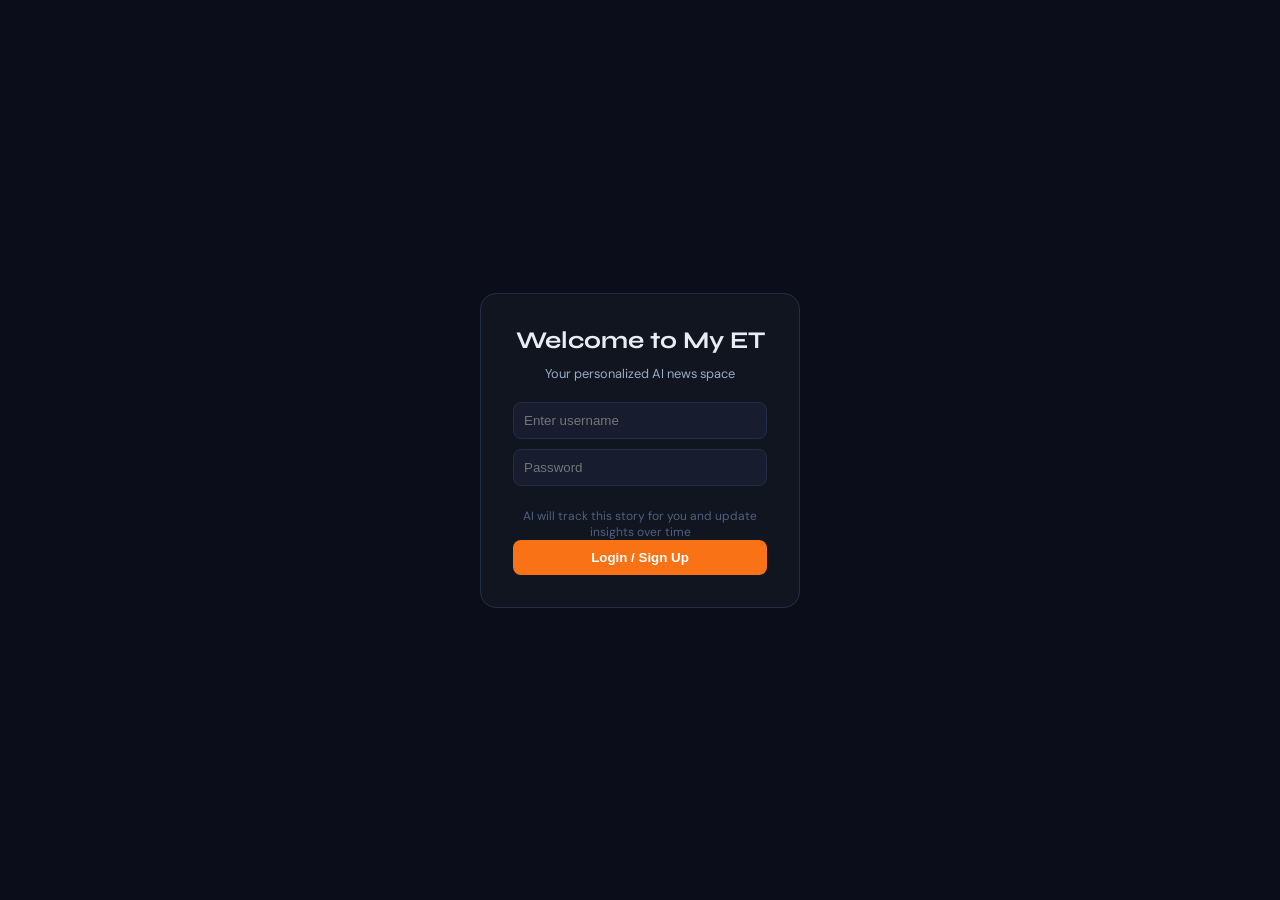
<file: index.html>
<!DOCTYPE html>
<html lang="en">
<head>
<meta charset="UTF-8">
<meta name="viewport" content="width=device-width, initial-scale=1.0">
<title>My ET — AI-Native News Experience</title>
<link href="https://fonts.googleapis.com/css2?family=Syne:wght@600;700;800&family=DM+Sans:ital,opsz,wght@0,9..40,300;0,9..40,400;0,9..40,500;1,9..40,300&display=swap" rel="stylesheet">
<link rel="stylesheet" href="style.css">
</head>
<body>

<!-- LOGIN SCREEN -->
<div id="login-screen" style="position:fixed;inset:0;background:#0b0e1a;display:flex;align-items:center;justify-content:center;z-index:999;">
  <div style="background:#111520;padding:32px;border-radius:16px;width:320px;text-align:center;border:1px solid #232d45;">
    <h2 style="font-family:'Syne';margin-bottom:10px;">Welcome to My ET</h2>
    <p style="font-size:0.8rem;color:#9aabc4;margin-bottom:20px;">Your personalized AI news space</p>
    
    <input id="username" placeholder="Enter username" 
      style="width:100%;padding:10px;margin-bottom:10px;border-radius:8px;border:1px solid #232d45;background:#171c2e;color:#fff;">
    
    <input id="password" type="password" placeholder="Password" 
      style="width:100%;padding:10px;margin-bottom:16px;border-radius:8px;border:1px solid #232d45;background:#171c2e;color:#fff;">

    <p style="font-size:0.75rem;color:var(--muted);margin-top:6px;">
        AI will track this story for you and update insights over time
    </p>
    
    <button onclick="login()" 
      style="width:100%;padding:10px;background:#f97316;border:none;border-radius:8px;color:white;font-weight:600;cursor:pointer;">
      Login / Sign Up
    </button>
  </div>
</div>
  
<div class="topbar">
  <div class="et-logo">
    <span class="et-badge">ET</span>
    My ET
  </div>

  <div style="display:flex;align-items:center;gap:12px;">
    <span id="user-display" style="font-size:0.8rem;color:#9aabc4;"></span>
    <button onclick="logout()" style="padding:6px 10px;border:none;border-radius:6px;background:#ef4444;color:white;font-size:0.7rem;cursor:pointer;">
      Logout
    </button>
  </div>
</div>

<div class="tabs">
  <button class="tab active" onclick="switchTab('arc',this)">
    <span class="tab-icon">📈</span> Story Arc Tracker
  </button>
  <button class="tab" onclick="switchTab('vne',this)">
    <span class="tab-icon">🌐</span> Vernacular Engine
  </button>
</div>

<!-- ══════════ STORY ARC TRACKER ══════════ -->
<div class="page active" id="page-arc">
  <div class="sat-container">
    <div class="sat-hero">
      <h1>Story Arc <span>Tracker</span></h1>
      <p>Pick any ongoing business story. AI builds a complete visual narrative — timeline, players, sentiment, contrarian view, and predictions.</p>
    </div>

    <div class="search-bar">
      <input class="search-input" id="story-input" type="text" placeholder="e.g. Adani-Hindenburg, Paytm RBI ban, Byju's collapse, Jio vs Airtel..." />
      <button class="search-btn" id="arc-btn" onclick="runStoryArc()">Build Story Arc →</button>
    </div>

    <div class="story-chips">
      <span style="font-size:0.75rem;color:var(--muted);align-self:center;">Try:</span>
      <div class="chip" onclick="setStory('Adani-Hindenburg crisis')">Adani-Hindenburg</div>
      <div class="chip" onclick="setStory('Paytm RBI banking licence ban')">Paytm RBI ban</div>
      <div class="chip" onclick="setStory('Byju\'s financial collapse')">Byju's collapse</div>
      <div class="chip" onclick="setStory('Jio vs Airtel 5G battle')">Jio vs Airtel 5G</div>
      <div class="chip" onclick="setStory('Zomato Blinkit acquisition')">Zomato-Blinkit</div>
      <div class="chip" onclick="setStory('India startup funding winter 2023')">Startup funding winter</div>
    </div>

    <div id="arc-loading" style="display:none;">
      <div class="loading-state">
        <div class="loading-spinner"></div>
        <div class="loading-text" id="loading-msg">Analyzing story arc...</div>
        <div class="loading-steps" id="loading-steps">
          <div class="loading-step" id="ls1"><span class="step-dot"></span>Identifying key events on timeline</div>
          <div class="loading-step" id="ls2"><span class="step-dot"></span>Mapping key players & roles</div>
          <div class="loading-step" id="ls3"><span class="step-dot"></span>Tracking sentiment shifts</div>
          <div class="loading-step" id="ls4"><span class="step-dot"></span>Surfacing contrarian perspectives</div>
          <div class="loading-step" id="ls5"><span class="step-dot"></span>Generating predictions</div>
        </div>
      </div>
    </div>
<!-- ══════════ Saved Stories ══════════ -->
<div style="margin-bottom:20px;">
  <h3 style="font-family:'Syne';font-size:0.9rem;margin-bottom:10px;">📌 Your Saved Story Arcs</h3>
  <div id="saved-stories" style="display:flex;gap:8px;flex-wrap:wrap;"></div>
</div>
    
    <div id="arc-result">
      <div class="arc-sections">

        <div class="arc-card">
          <div class="arc-card-header">
            <span class="arc-card-icon">📰</span>
            <span class="arc-card-title">Story Overview</span>
          </div>
          <div class="arc-card-body">
            <div id="story-overview" style="font-size:0.88rem;color:var(--text2);line-height:1.7;"></div>
          </div>
        </div>

        <div class="arc-card">
          <div class="arc-card-header">
            <span class="arc-card-icon">🕐</span>
            <span class="arc-card-title">Interactive Timeline</span>
          </div>
          <div class="arc-card-body">
            <div class="timeline" id="timeline-container"></div>
          </div>
        </div>

        <div class="arc-card">
          <div class="arc-card-header">
            <span class="arc-card-icon">👥</span>
            <span class="arc-card-title">Key Players</span>
          </div>
          <div class="arc-card-body">
            <div class="players-grid" id="players-container"></div>
          </div>
        </div>

        <div class="arc-card">
          <div class="arc-card-header">
            <span class="arc-card-icon">📊</span>
            <span class="arc-card-title">Sentiment Shifts</span>
          </div>
          <div class="arc-card-body">
            <div class="sentiment-track" id="sentiment-container"></div>
          </div>
        </div>

        <div style="display:grid;grid-template-columns:1fr 1fr;gap:16px;">
          <div class="arc-card">
            <div class="arc-card-header">
              <span class="arc-card-icon">🔄</span>
              <span class="arc-card-title">Contrarian Perspectives</span>
            </div>
            <div class="arc-card-body" id="contrarian-container"></div>
          </div>
          <div class="arc-card">
            <div class="arc-card-header">
              <span class="arc-card-icon">🔭</span>
              <span class="arc-card-title">What to Watch Next</span>
            </div>
            <div class="arc-card-body" id="watchnext-container"></div>
          </div>
        </div>

      </div>
    </div>
  </div>
</div>

<!-- ══════════ VERNACULAR ENGINE ══════════ -->
<div class="page" id="page-vne">
  <div class="vne-container">
    <div class="vne-hero">
      <h1>Vernacular <span>Engine</span></h1>
      <p>Real-time, culturally adapted translation of ET business news — not literal word-for-word, but contextually meaningful for each language's audience.</p>
    </div>

    <div class="vne-samples">
      <span style="font-size:0.75rem;color:var(--muted);align-self:center;">Sample articles:</span>
      <div class="vne-chip" onclick="loadSample(0)">RBI rate cut</div>
      <div class="vne-chip" onclick="loadSample(1)">Sensex rally</div>
      <div class="vne-chip" onclick="loadSample(2)">Startup funding</div>
      <div class="vne-chip" onclick="loadSample(3)">GST reform</div>
      <div class="vne-chip" onclick="loadSample(4)">IT sector layoffs</div>
    </div>

    <div class="vne-layout">
      <div class="vne-input-panel">
        <div class="panel-header">
          <span class="panel-title">📰 English News Article</span>
          <span style="font-size:0.72rem;color:var(--muted);">Paste or pick a sample</span>
        </div>
        <div class="panel-body">
          <textarea class="news-input" id="news-text" placeholder="Paste any ET business news article here...

Example: 'The Reserve Bank of India's Monetary Policy Committee cut the repo rate by 25 basis points to 6.25% on Friday, marking the first rate reduction in nearly five years...'"></textarea>

          <div style="margin-top:14px;margin-bottom:6px;font-size:0.75rem;color:var(--muted);text-transform:uppercase;letter-spacing:0.06em;">Translate to</div>
          <div class="lang-grid">
            <button class="lang-btn active" onclick="selectLang('hindi','हिन्दी',this)" id="btn-hindi">
              <div class="lang-name">Hindi</div>
              <div class="lang-script">हिन्दी · 528M speakers</div>
            </button>
            <button class="lang-btn" onclick="selectLang('tamil','தமிழ்',this)" id="btn-tamil">
              <div class="lang-name">Tamil</div>
              <div class="lang-script">தமிழ் · 75M speakers</div>
            </button>
            <button class="lang-btn" onclick="selectLang('telugu','తెలుగు',this)" id="btn-telugu">
              <div class="lang-name">Telugu</div>
              <div class="lang-script">తెలుగు · 95M speakers</div>
            </button>
            <button class="lang-btn" onclick="selectLang('bengali','বাংলা',this)" id="btn-bengali">
              <div class="lang-name">Bengali</div>
              <div class="lang-script">বাংলা · 230M speakers</div>
            </button>
          </div>
          <button class="translate-btn" id="trans-btn" onclick="runTranslation()">Translate with Cultural Context →</button>
        </div>
      </div>

      <div class="vne-output-panel">
        <div class="panel-header">
          <span class="panel-title" id="output-lang-title">🌐 Translation Output</span>
          <span id="output-lang-badge" style="font-size:0.72rem;color:var(--muted);">Select language</span>
        </div>
        <div class="panel-body">
          <div class="translation-output">
            <div id="trans-placeholder" style="padding:40px 0;text-align:center;color:var(--muted);font-size:0.85rem;line-height:1.7;">
              Paste an article and choose a language.<br>AI will translate with cultural context,<br>local analogies and reader-first explanations.
            </div>
            <div id="trans-loading" style="display:none;" class="trans-loading">
              <div class="loading-spinner" style="margin:0 auto 12px;width:28px;height:28px;border-width:2px;border-top-color:var(--accent2);"></div>
              Translating with cultural context...
            </div>
            <div class="trans-result" id="trans-result">
              <div class="trans-lang-tag" id="trans-tag"></div>
              <div class="trans-text" id="trans-text"></div>
              <div class="trans-context">
                <div class="trans-context-label">Cultural context added by AI</div>
                <div id="trans-context-text"></div>
              </div>
            </div>
          </div>
        </div>
      </div>
    </div>
  </div>
</div>

<div id="toast"></div>

<script src="app.js"></script>

</body>
</html>
</file>
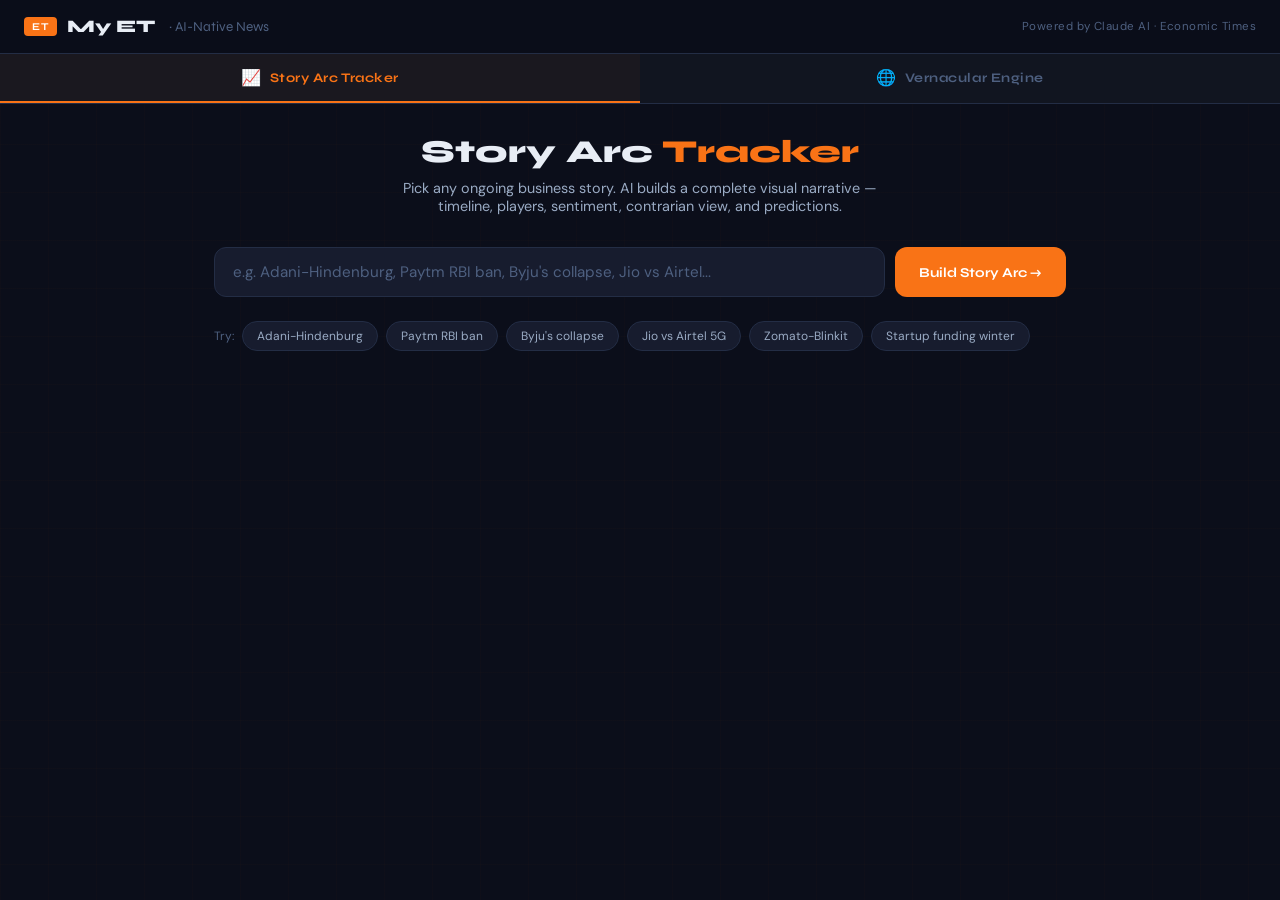
<file: myET-prototype.html>
<!DOCTYPE html>
<html lang="en">
<head>
<meta charset="UTF-8">
<meta name="viewport" content="width=device-width, initial-scale=1.0">
<title>My ET — AI-Native News Experience</title>
<link href="https://fonts.googleapis.com/css2?family=Syne:wght@600;700;800&family=DM+Sans:ital,opsz,wght@0,9..40,300;0,9..40,400;0,9..40,500;1,9..40,300&display=swap" rel="stylesheet">
<style>
:root {
  --bg: #0b0e1a;
  --surface: #111520;
  --surface2: #171c2e;
  --surface3: #1d2438;
  --border: #232d45;
  --border2: #2a3550;
  --accent: #f97316;
  --accent2: #3b82f6;
  --accent3: #10b981;
  --text: #e8edf5;
  --text2: #9aabc4;
  --muted: #4e6080;
  --radius: 12px;
}
*{box-sizing:border-box;margin:0;padding:0;}
body{background:var(--bg);color:var(--text);font-family:'DM Sans',sans-serif;min-height:100vh;}
body::before{content:'';position:fixed;inset:0;background-image:linear-gradient(rgba(249,115,22,0.02) 1px,transparent 1px),linear-gradient(90deg,rgba(249,115,22,0.02) 1px,transparent 1px);background-size:48px 48px;pointer-events:none;z-index:0;}

/* TOPBAR */
.topbar{position:sticky;top:0;z-index:100;background:rgba(11,14,26,0.95);backdrop-filter:blur(16px);border-bottom:1px solid var(--border);padding:0 24px;display:flex;align-items:center;justify-content:space-between;height:54px;}
.et-logo{display:flex;align-items:center;gap:10px;font-family:'Syne',sans-serif;font-weight:800;font-size:1.1rem;}
.et-badge{padding:3px 8px;background:var(--accent);color:#fff;font-size:0.65rem;font-weight:700;border-radius:4px;letter-spacing:0.06em;}
.topbar-sub{font-size:0.72rem;color:var(--muted);letter-spacing:0.04em;}

/* TABS */
.tabs{display:flex;gap:0;border-bottom:1px solid var(--border);background:var(--surface);position:relative;z-index:1;}
.tab{flex:1;padding:14px 20px;background:none;border:none;color:var(--muted);font-family:'Syne',sans-serif;font-weight:700;font-size:0.82rem;cursor:pointer;transition:all 0.2s;letter-spacing:0.04em;border-bottom:2px solid transparent;display:flex;align-items:center;justify-content:center;gap:8px;}
.tab.active{color:var(--accent);border-bottom-color:var(--accent);background:rgba(249,115,22,0.04);}
.tab:hover:not(.active){color:var(--text);}
.tab-icon{font-size:1rem;}

/* PAGES */
.page{display:none;min-height:calc(100vh - 110px);position:relative;z-index:1;}
.page.active{display:block;}

/* ══ STORY ARC TRACKER ══ */
.sat-container{max-width:900px;margin:0 auto;padding:28px 24px;}
.sat-hero{text-align:center;margin-bottom:32px;}
.sat-hero h1{font-family:'Syne',sans-serif;font-weight:800;font-size:2rem;margin-bottom:8px;}
.sat-hero h1 span{color:var(--accent);}
.sat-hero p{color:var(--text2);font-size:0.9rem;max-width:500px;margin:0 auto;}

.search-bar{display:flex;gap:10px;margin-bottom:24px;}
.search-input{flex:1;background:var(--surface2);border:1px solid var(--border);border-radius:var(--radius);padding:14px 18px;color:var(--text);font-family:'DM Sans',sans-serif;font-size:0.95rem;outline:none;transition:border-color 0.2s;}
.search-input:focus{border-color:var(--accent);}
.search-input::placeholder{color:var(--muted);}
.search-btn{padding:14px 24px;background:var(--accent);border:none;border-radius:var(--radius);color:#fff;font-family:'Syne',sans-serif;font-weight:700;font-size:0.85rem;cursor:pointer;transition:all 0.2s;white-space:nowrap;}
.search-btn:hover{opacity:0.9;transform:translateY(-1px);}
.search-btn:disabled{opacity:0.5;cursor:not-allowed;transform:none;}

.story-chips{display:flex;gap:8px;flex-wrap:wrap;margin-bottom:28px;}
.chip{padding:6px 14px;background:var(--surface2);border:1px solid var(--border);border-radius:20px;color:var(--text2);font-size:0.75rem;cursor:pointer;transition:all 0.2s;}
.chip:hover{border-color:var(--accent);color:var(--accent);}

/* Results */
#arc-result{display:none;}
.arc-sections{display:flex;flex-direction:column;gap:20px;}

.arc-card{background:var(--surface);border:1px solid var(--border);border-radius:var(--radius);overflow:hidden;}
.arc-card-header{padding:14px 18px;border-bottom:1px solid var(--border);display:flex;align-items:center;gap:10px;background:var(--surface2);}
.arc-card-icon{font-size:1.1rem;}
.arc-card-title{font-family:'Syne',sans-serif;font-weight:700;font-size:0.88rem;color:var(--text);}
.arc-card-body{padding:18px;}

/* Timeline */
.timeline{position:relative;padding-left:28px;}
.timeline::before{content:'';position:absolute;left:9px;top:6px;bottom:6px;width:1.5px;background:var(--border2);}
.tl-event{position:relative;margin-bottom:18px;}
.tl-event:last-child{margin-bottom:0;}
.tl-dot{position:absolute;left:-23px;top:4px;width:10px;height:10px;border-radius:50%;border:2px solid var(--accent);background:var(--bg);}
.tl-dot.neg{border-color:#ef4444;}
.tl-dot.neutral{border-color:#f59e0b;}
.tl-date{font-size:0.7rem;color:var(--muted);margin-bottom:3px;letter-spacing:0.04em;}
.tl-text{font-size:0.85rem;color:var(--text2);line-height:1.5;}
.tl-text strong{color:var(--text);}

/* Players grid */
.players-grid{display:grid;grid-template-columns:repeat(auto-fill,minmax(180px,1fr));gap:10px;}
.player-card{background:var(--surface2);border:1px solid var(--border);border-radius:9px;padding:12px 14px;}
.player-name{font-size:0.85rem;font-weight:500;color:var(--text);margin-bottom:4px;}
.player-role{font-size:0.72rem;color:var(--muted);}
.player-tag{display:inline-block;margin-top:6px;padding:2px 8px;border-radius:4px;font-size:0.68rem;font-weight:600;}
.player-tag.bull{background:rgba(16,185,129,0.12);color:#10b981;border:1px solid rgba(16,185,129,0.25);}
.player-tag.bear{background:rgba(239,68,68,0.12);color:#ef4444;border:1px solid rgba(239,68,68,0.25);}
.player-tag.neutral{background:rgba(245,158,11,0.12);color:#f59e0b;border:1px solid rgba(245,158,11,0.25);}

/* Sentiment bars */
.sentiment-track{display:flex;flex-direction:column;gap:10px;}
.sent-row{display:flex;align-items:center;gap:10px;font-size:0.8rem;}
.sent-label{width:100px;color:var(--text2);}
.sent-bar-wrap{flex:1;height:8px;background:var(--border);border-radius:8px;overflow:hidden;}
.sent-bar{height:100%;border-radius:8px;transition:width 1s ease;}
.sent-val{width:36px;text-align:right;color:var(--muted);font-size:0.75rem;}

/* Contrarian + Predictions */
.insight-box{background:var(--surface2);border-left:3px solid var(--accent);border-radius:0 8px 8px 0;padding:12px 16px;margin-bottom:10px;font-size:0.85rem;color:var(--text2);line-height:1.6;}
.insight-box:last-child{margin-bottom:0;}
.insight-box strong{color:var(--text);display:block;margin-bottom:4px;font-size:0.82rem;}
.watch-item{display:flex;align-items:flex-start;gap:10px;padding:10px 0;border-bottom:1px solid var(--border);font-size:0.84rem;}
.watch-item:last-child{border-bottom:none;}
.watch-icon{font-size:1rem;flex-shrink:0;}
.watch-text{color:var(--text2);line-height:1.5;}
.watch-text strong{color:var(--text);}

/* Loading state */
.loading-state{text-align:center;padding:48px 24px;}
.loading-spinner{width:36px;height:36px;border:3px solid var(--border);border-top-color:var(--accent);border-radius:50%;animation:spin 0.8s linear infinite;margin:0 auto 16px;}
@keyframes spin{to{transform:rotate(360deg)}}
.loading-text{color:var(--text2);font-size:0.88rem;}
.loading-steps{display:flex;flex-direction:column;gap:8px;margin-top:16px;text-align:left;max-width:280px;margin-left:auto;margin-right:auto;}
.loading-step{font-size:0.78rem;color:var(--muted);display:flex;align-items:center;gap:8px;}
.loading-step.done{color:var(--accent3);}
.step-dot{width:6px;height:6px;border-radius:50%;background:currentColor;flex-shrink:0;}

/* ══ VERNACULAR ENGINE ══ */
.vne-container{max-width:900px;margin:0 auto;padding:28px 24px;}
.vne-hero{text-align:center;margin-bottom:32px;}
.vne-hero h1{font-family:'Syne',sans-serif;font-weight:800;font-size:2rem;margin-bottom:8px;}
.vne-hero h1 span{color:var(--accent2);}
.vne-hero p{color:var(--text2);font-size:0.9rem;max-width:520px;margin:0 auto;}

.vne-layout{display:grid;grid-template-columns:1fr 1fr;gap:20px;}
.vne-input-panel,.vne-output-panel{background:var(--surface);border:1px solid var(--border);border-radius:var(--radius);overflow:hidden;}
.panel-header{padding:12px 16px;border-bottom:1px solid var(--border);background:var(--surface2);display:flex;align-items:center;justify-content:space-between;}
.panel-title{font-family:'Syne',sans-serif;font-weight:700;font-size:0.82rem;}
.panel-body{padding:16px;}

textarea.news-input{width:100%;min-height:220px;background:var(--surface2);border:1px solid var(--border);border-radius:9px;padding:12px 14px;color:var(--text);font-family:'DM Sans',sans-serif;font-size:0.87rem;line-height:1.6;outline:none;resize:vertical;transition:border-color 0.2s;}
textarea.news-input:focus{border-color:var(--accent2);}
textarea.news-input::placeholder{color:var(--muted);}

.lang-grid{display:grid;grid-template-columns:1fr 1fr;gap:8px;margin:14px 0;}
.lang-btn{padding:9px 12px;background:var(--surface2);border:1px solid var(--border);border-radius:8px;color:var(--text2);font-size:0.82rem;cursor:pointer;transition:all 0.2s;text-align:center;font-family:'DM Sans',sans-serif;}
.lang-btn:hover{border-color:var(--accent2);color:var(--accent2);}
.lang-btn.active{background:rgba(59,130,246,0.1);border-color:var(--accent2);color:var(--accent2);font-weight:500;}
.lang-name{font-size:0.88rem;}
.lang-script{font-size:0.72rem;color:var(--muted);}

.translate-btn{width:100%;padding:12px;background:var(--accent2);border:none;border-radius:9px;color:#fff;font-family:'Syne',sans-serif;font-weight:700;font-size:0.85rem;cursor:pointer;transition:all 0.2s;margin-top:4px;}
.translate-btn:hover{opacity:0.9;}
.translate-btn:disabled{opacity:0.5;cursor:not-allowed;}

.sample-news{display:flex;flex-direction:column;gap:6px;margin-bottom:14px;}
.sample-item{padding:8px 12px;background:var(--surface2);border:1px solid var(--border);border-radius:8px;font-size:0.75rem;color:var(--text2);cursor:pointer;transition:all 0.2s;line-height:1.4;}
.sample-item:hover{border-color:var(--accent2);color:var(--text);}

/* Translation output */
.translation-output{min-height:220px;}
.trans-loading{text-align:center;padding:40px 20px;color:var(--muted);font-size:0.85rem;}
.trans-result{display:none;}
.trans-lang-tag{display:inline-flex;align-items:center;gap:6px;padding:4px 12px;background:rgba(59,130,246,0.1);border:1px solid rgba(59,130,246,0.25);border-radius:20px;color:var(--accent2);font-size:0.72rem;font-weight:600;margin-bottom:12px;}
.trans-text{font-size:0.9rem;line-height:1.75;color:var(--text2);margin-bottom:14px;}
.trans-context{background:var(--surface2);border:1px solid var(--border);border-radius:8px;padding:12px 14px;font-size:0.8rem;color:var(--text2);line-height:1.6;}
.trans-context-label{font-size:0.68rem;text-transform:uppercase;letter-spacing:0.07em;color:var(--muted);margin-bottom:6px;font-weight:500;}

/* Sample articles for VNE */
.vne-samples{display:flex;gap:8px;flex-wrap:wrap;margin-bottom:20px;}
.vne-chip{padding:6px 14px;background:var(--surface2);border:1px solid var(--border);border-radius:20px;color:var(--text2);font-size:0.75rem;cursor:pointer;transition:all 0.2s;}
.vne-chip:hover{border-color:var(--accent2);color:var(--accent2);}

/* Toast */
#toast{position:fixed;bottom:20px;right:20px;z-index:999;background:var(--surface2);border:1px solid var(--border);border-radius:10px;padding:10px 16px;font-size:0.82rem;display:flex;align-items:center;gap:7px;transform:translateY(20px);opacity:0;transition:all 0.3s;pointer-events:none;box-shadow:0 8px 24px rgba(0,0,0,0.4);}
#toast.show{transform:translateY(0);opacity:1;}

@media(max-width:700px){
  .vne-layout{grid-template-columns:1fr;}
  .sat-hero h1,.vne-hero h1{font-size:1.5rem;}
  .players-grid{grid-template-columns:1fr 1fr;}
}
</style>
</head>
<body>

<div class="topbar">
  <div class="et-logo">
    <span class="et-badge">ET</span>
    My ET <span style="color:var(--muted);font-weight:400;font-size:0.85rem;margin-left:4px">· AI-Native News</span>
  </div>
  <div class="topbar-sub">Powered by Claude AI · Economic Times</div>
</div>

<div class="tabs">
  <button class="tab active" onclick="switchTab('arc',this)">
    <span class="tab-icon">📈</span> Story Arc Tracker
  </button>
  <button class="tab" onclick="switchTab('vne',this)">
    <span class="tab-icon">🌐</span> Vernacular Engine
  </button>
</div>

<!-- ══════════ STORY ARC TRACKER ══════════ -->
<div class="page active" id="page-arc">
  <div class="sat-container">
    <div class="sat-hero">
      <h1>Story Arc <span>Tracker</span></h1>
      <p>Pick any ongoing business story. AI builds a complete visual narrative — timeline, players, sentiment, contrarian view, and predictions.</p>
    </div>

    <div class="search-bar">
      <input class="search-input" id="story-input" type="text" placeholder="e.g. Adani-Hindenburg, Paytm RBI ban, Byju's collapse, Jio vs Airtel..." />
      <button class="search-btn" id="arc-btn" onclick="runStoryArc()">Build Story Arc →</button>
    </div>

    <div class="story-chips">
      <span style="font-size:0.75rem;color:var(--muted);align-self:center;">Try:</span>
      <div class="chip" onclick="setStory('Adani-Hindenburg crisis')">Adani-Hindenburg</div>
      <div class="chip" onclick="setStory('Paytm RBI banking licence ban')">Paytm RBI ban</div>
      <div class="chip" onclick="setStory('Byju\'s financial collapse')">Byju's collapse</div>
      <div class="chip" onclick="setStory('Jio vs Airtel 5G battle')">Jio vs Airtel 5G</div>
      <div class="chip" onclick="setStory('Zomato Blinkit acquisition')">Zomato-Blinkit</div>
      <div class="chip" onclick="setStory('India startup funding winter 2023')">Startup funding winter</div>
    </div>

    <div id="arc-loading" style="display:none;">
      <div class="loading-state">
        <div class="loading-spinner"></div>
        <div class="loading-text" id="loading-msg">Analyzing story arc...</div>
        <div class="loading-steps" id="loading-steps">
          <div class="loading-step" id="ls1"><span class="step-dot"></span>Identifying key events on timeline</div>
          <div class="loading-step" id="ls2"><span class="step-dot"></span>Mapping key players & roles</div>
          <div class="loading-step" id="ls3"><span class="step-dot"></span>Tracking sentiment shifts</div>
          <div class="loading-step" id="ls4"><span class="step-dot"></span>Surfacing contrarian perspectives</div>
          <div class="loading-step" id="ls5"><span class="step-dot"></span>Generating predictions</div>
        </div>
      </div>
    </div>

    <div id="arc-result">
      <div class="arc-sections">

        <div class="arc-card">
          <div class="arc-card-header">
            <span class="arc-card-icon">📰</span>
            <span class="arc-card-title">Story Overview</span>
          </div>
          <div class="arc-card-body">
            <div id="story-overview" style="font-size:0.88rem;color:var(--text2);line-height:1.7;"></div>
          </div>
        </div>

        <div class="arc-card">
          <div class="arc-card-header">
            <span class="arc-card-icon">🕐</span>
            <span class="arc-card-title">Interactive Timeline</span>
          </div>
          <div class="arc-card-body">
            <div class="timeline" id="timeline-container"></div>
          </div>
        </div>

        <div class="arc-card">
          <div class="arc-card-header">
            <span class="arc-card-icon">👥</span>
            <span class="arc-card-title">Key Players</span>
          </div>
          <div class="arc-card-body">
            <div class="players-grid" id="players-container"></div>
          </div>
        </div>

        <div class="arc-card">
          <div class="arc-card-header">
            <span class="arc-card-icon">📊</span>
            <span class="arc-card-title">Sentiment Shifts</span>
          </div>
          <div class="arc-card-body">
            <div class="sentiment-track" id="sentiment-container"></div>
          </div>
        </div>

        <div style="display:grid;grid-template-columns:1fr 1fr;gap:16px;">
          <div class="arc-card">
            <div class="arc-card-header">
              <span class="arc-card-icon">🔄</span>
              <span class="arc-card-title">Contrarian Perspectives</span>
            </div>
            <div class="arc-card-body" id="contrarian-container"></div>
          </div>
          <div class="arc-card">
            <div class="arc-card-header">
              <span class="arc-card-icon">🔭</span>
              <span class="arc-card-title">What to Watch Next</span>
            </div>
            <div class="arc-card-body" id="watchnext-container"></div>
          </div>
        </div>

      </div>
    </div>
  </div>
</div>

<!-- ══════════ VERNACULAR ENGINE ══════════ -->
<div class="page" id="page-vne">
  <div class="vne-container">
    <div class="vne-hero">
      <h1>Vernacular <span>Engine</span></h1>
      <p>Real-time, culturally adapted translation of ET business news — not literal word-for-word, but contextually meaningful for each language's audience.</p>
    </div>

    <div class="vne-samples">
      <span style="font-size:0.75rem;color:var(--muted);align-self:center;">Sample articles:</span>
      <div class="vne-chip" onclick="loadSample(0)">RBI rate cut</div>
      <div class="vne-chip" onclick="loadSample(1)">Sensex rally</div>
      <div class="vne-chip" onclick="loadSample(2)">Startup funding</div>
      <div class="vne-chip" onclick="loadSample(3)">GST reform</div>
      <div class="vne-chip" onclick="loadSample(4)">IT sector layoffs</div>
    </div>

    <div class="vne-layout">
      <div class="vne-input-panel">
        <div class="panel-header">
          <span class="panel-title">📰 English News Article</span>
          <span style="font-size:0.72rem;color:var(--muted);">Paste or pick a sample</span>
        </div>
        <div class="panel-body">
          <textarea class="news-input" id="news-text" placeholder="Paste any ET business news article here...

Example: 'The Reserve Bank of India's Monetary Policy Committee cut the repo rate by 25 basis points to 6.25% on Friday, marking the first rate reduction in nearly five years...'"></textarea>

          <div style="margin-top:14px;margin-bottom:6px;font-size:0.75rem;color:var(--muted);text-transform:uppercase;letter-spacing:0.06em;">Translate to</div>
          <div class="lang-grid">
            <button class="lang-btn active" onclick="selectLang('hindi','हिन्दी',this)" id="btn-hindi">
              <div class="lang-name">Hindi</div>
              <div class="lang-script">हिन्दी · 528M speakers</div>
            </button>
            <button class="lang-btn" onclick="selectLang('tamil','தமிழ்',this)" id="btn-tamil">
              <div class="lang-name">Tamil</div>
              <div class="lang-script">தமிழ் · 75M speakers</div>
            </button>
            <button class="lang-btn" onclick="selectLang('telugu','తెలుగు',this)" id="btn-telugu">
              <div class="lang-name">Telugu</div>
              <div class="lang-script">తెలుగు · 95M speakers</div>
            </button>
            <button class="lang-btn" onclick="selectLang('bengali','বাংলা',this)" id="btn-bengali">
              <div class="lang-name">Bengali</div>
              <div class="lang-script">বাংলা · 230M speakers</div>
            </button>
          </div>
          <button class="translate-btn" id="trans-btn" onclick="runTranslation()">Translate with Cultural Context →</button>
        </div>
      </div>

      <div class="vne-output-panel">
        <div class="panel-header">
          <span class="panel-title" id="output-lang-title">🌐 Translation Output</span>
          <span id="output-lang-badge" style="font-size:0.72rem;color:var(--muted);">Select language</span>
        </div>
        <div class="panel-body">
          <div class="translation-output">
            <div id="trans-placeholder" style="padding:40px 0;text-align:center;color:var(--muted);font-size:0.85rem;line-height:1.7;">
              Paste an article and choose a language.<br>AI will translate with cultural context,<br>local analogies and reader-first explanations.
            </div>
            <div id="trans-loading" style="display:none;" class="trans-loading">
              <div class="loading-spinner" style="margin:0 auto 12px;width:28px;height:28px;border-width:2px;border-top-color:var(--accent2);"></div>
              Translating with cultural context...
            </div>
            <div class="trans-result" id="trans-result">
              <div class="trans-lang-tag" id="trans-tag"></div>
              <div class="trans-text" id="trans-text"></div>
              <div class="trans-context">
                <div class="trans-context-label">Cultural context added by AI</div>
                <div id="trans-context-text"></div>
              </div>
            </div>
          </div>
        </div>
      </div>
    </div>
  </div>
</div>

<div id="toast"></div>

<script>
// ══════════════════════════════
//  SHARED
// ══════════════════════════════
function switchTab(tab, el) {
  document.querySelectorAll('.tab').forEach(t => t.classList.remove('active'));
  el.classList.add('active');
  document.querySelectorAll('.page').forEach(p => p.classList.remove('active'));
  document.getElementById('page-' + tab).classList.add('active');
}

function showToast(msg, icon='ℹ️') {
  const t = document.getElementById('toast');
  t.innerHTML = `<span>${icon}</span><span>${msg}</span>`;
  t.classList.add('show');
  setTimeout(() => t.classList.remove('show'), 3000);
}

async function callClaude(system, userMsg, maxTokens=2000) {
  const res = await fetch('https://api.anthropic.com/v1/messages', {
    method: 'POST',
    headers: { 'Content-Type': 'application/json' },
    body: JSON.stringify({
      model: 'claude-sonnet-4-20250514',
      max_tokens: maxTokens,
      system,
      messages: [{ role: 'user', content: userMsg }]
    })
  });
  const data = await res.json();
  if (!res.ok) throw new Error(data.error?.message || 'API error');
  const text = data.content?.[0]?.text || '';
  const clean = text.replace(/```json\n?/g, '').replace(/```\n?/g, '').trim();
  return JSON.parse(clean);
}

// ══════════════════════════════
//  STORY ARC TRACKER
// ══════════════════════════════
function setStory(s) {
  document.getElementById('story-input').value = s;
}

async function runStoryArc() {
  const story = document.getElementById('story-input').value.trim();
  if (!story) { showToast('Please enter a business story topic', '⚠️'); return; }

  document.getElementById('arc-result').style.display = 'none';
  document.getElementById('arc-loading').style.display = 'block';
  document.getElementById('arc-btn').disabled = true;

  // Animate loading steps
  const steps = ['ls1','ls2','ls3','ls4','ls5'];
  const delays = [0, 800, 1600, 2400, 3200];
  steps.forEach((id, i) => {
    setTimeout(() => {
      document.getElementById(id).classList.add('done');
    }, delays[i]);
  });

  try {
    const system = `You are a business journalist AI for Economic Times India. Given a business story topic, return a detailed JSON analysis. Return ONLY valid JSON, no markdown.

Return this exact structure:
{
  "overview": "2-3 sentence overview of the story",
  "timeline": [
    {"date": "Month Year", "event": "What happened", "sentiment": "positive|negative|neutral"},
    ... (5-7 events)
  ],
  "players": [
    {"name": "Name", "role": "Their role", "stance": "bull|bear|neutral"},
    ... (4-6 players)
  ],
  "sentiment": [
    {"phase": "Phase name", "score": 75, "color": "positive|negative|neutral"},
    ... (4-5 phases)
  ],
  "contrarian": [
    {"title": "Contrarian point title", "text": "Explanation"},
    {"title": "Another angle", "text": "Explanation"}
  ],
  "watchNext": [
    {"icon": "📅", "title": "What to watch", "detail": "Explanation of why this matters"},
    ... (3-4 items)
  ]
}`;

    const result = await callClaude(system, `Build a complete story arc for: "${story}"`);

    // Render overview
    document.getElementById('story-overview').innerHTML = result.overview || '';

    // Render timeline
    const tlContainer = document.getElementById('timeline-container');
    tlContainer.innerHTML = (result.timeline || []).map(ev => `
      <div class="tl-event">
        <div class="tl-dot ${ev.sentiment === 'negative' ? 'neg' : ev.sentiment === 'neutral' ? 'neutral' : ''}"></div>
        <div class="tl-date">${ev.date}</div>
        <div class="tl-text">${ev.event}</div>
      </div>`).join('');

    // Render players
    const playersContainer = document.getElementById('players-container');
    playersContainer.innerHTML = (result.players || []).map(p => `
      <div class="player-card">
        <div class="player-name">${p.name}</div>
        <div class="player-role">${p.role}</div>
        <span class="player-tag ${p.stance}">${p.stance === 'bull' ? '↑ Bullish' : p.stance === 'bear' ? '↓ Bearish' : '→ Neutral'}</span>
      </div>`).join('');

    // Render sentiment
    const sentContainer = document.getElementById('sentiment-container');
    sentContainer.innerHTML = (result.sentiment || []).map(s => {
      const color = s.color === 'positive' ? '#10b981' : s.color === 'negative' ? '#ef4444' : '#f59e0b';
      return `
      <div class="sent-row">
        <div class="sent-label">${s.phase}</div>
        <div class="sent-bar-wrap">
          <div class="sent-bar" style="width:${s.score}%;background:${color};"></div>
        </div>
        <div class="sent-val">${s.score}%</div>
      </div>`;
    }).join('');

    // Render contrarian
    const contraContainer = document.getElementById('contrarian-container');
    contraContainer.innerHTML = (result.contrarian || []).map(c => `
      <div class="insight-box">
        <strong>${c.title}</strong>${c.text}
      </div>`).join('');

    // Render watch next
    const watchContainer = document.getElementById('watchnext-container');
    watchContainer.innerHTML = (result.watchNext || []).map(w => `
      <div class="watch-item">
        <span class="watch-icon">${w.icon}</span>
        <div class="watch-text"><strong>${w.title}</strong>${w.detail}</div>
      </div>`).join('');

    document.getElementById('arc-loading').style.display = 'none';
    document.getElementById('arc-result').style.display = 'block';
    showToast('Story arc built!', '✅');

  } catch (e) {
    document.getElementById('arc-loading').style.display = 'none';
    showToast('Error: ' + e.message, '❌');
    console.error(e);
  }
  document.getElementById('arc-btn').disabled = false;
  // Reset loading steps
  steps.forEach(id => document.getElementById(id).classList.remove('done'));
}

// ══════════════════════════════
//  VERNACULAR ENGINE
// ══════════════════════════════
let selectedLang = 'hindi';
let selectedLangName = 'हिन्दी';

const sampleArticles = [
  `The Reserve Bank of India's Monetary Policy Committee cut the repo rate by 25 basis points to 6.25% on Friday, marking the first rate reduction in nearly five years. The decision, which was unanimous, signals a shift in the central bank's stance from 'withdrawal of accommodation' to 'neutral' as inflation eases closer to the 4% target. EMIs on home and auto loans are expected to drop in the coming weeks as banks transmit the rate cut.`,
  `Indian benchmark indices Sensex and Nifty 50 surged to record highs on Monday, driven by strong buying in financial and IT stocks. The Sensex jumped 1,200 points to breach the 75,000 mark for the first time, while Nifty 50 crossed 22,800. Foreign institutional investors pumped Rs 4,200 crore into Indian equities, the highest single-day inflow in three months, amid expectations of a US Fed rate pivot.`,
  `Indian startups raised just $8.1 billion in venture capital funding in 2023, a 72% drop from the $29 billion peak in 2021, as investors demanded profitability over growth. Late-stage funding has dried up, forcing unicorns like Byju's and Ola to restructure. However, early-stage deals remain active, with fintech, B2B SaaS, and climate tech attracting the most interest from investors.`,
  `The government is considering a major overhaul of the Goods and Services Tax structure, proposing to collapse the current four-slab system into a simpler two or three-tier model. The reform aims to reduce compliance burden for small businesses and boost consumption. The GST Council will meet next month to deliberate on rationalising rates on over 50 items, including insurance premiums and food processing products.`,
  `India's IT sector is bracing for continued headwinds in 2024 as major companies including TCS, Infosys, and Wipro signal muted revenue growth amid weak demand from the US and European markets. The industry added just 60,000 jobs last year compared to over 4 lakh in 2022. Fresh campus hiring has been deferred, and lateral hiring remains frozen as clients cut discretionary technology spending.`
];

function loadSample(idx) {
  document.getElementById('news-text').value = sampleArticles[idx];
}

function selectLang(lang, name, btn) {
  selectedLang = lang;
  selectedLangName = name;
  document.querySelectorAll('.lang-btn').forEach(b => b.classList.remove('active'));
  btn.classList.add('active');
}

async function runTranslation() {
  const article = document.getElementById('news-text').value.trim();
  if (!article) { showToast('Please paste a news article', '⚠️'); return; }

  document.getElementById('trans-placeholder').style.display = 'none';
  document.getElementById('trans-loading').style.display = 'block';
  document.getElementById('trans-result').style.display = 'none';
  document.getElementById('trans-btn').disabled = true;
  document.getElementById('output-lang-title').textContent = `🌐 ${selectedLang.charAt(0).toUpperCase() + selectedLang.slice(1)} Translation`;

  const langInstructions = {
    hindi: `Translate to Hindi (हिन्दी). Use simple, everyday Hindi that a middle-class reader in Delhi or Mumbai would understand. Use analogies from Indian daily life. For financial terms, use the Hindi term with English in brackets if needed.`,
    tamil: `Translate to Tamil (தமிழ்). Use clear, modern Tamil. Add context relevant to Tamil Nadu's business community — manufacturing, IT corridor, agriculture. Reference local institutions like Tamil Nadu government, Chennai stock exchange activity when relevant.`,
    telugu: `Translate to Telugu (తెలుగు). Use modern Telugu that readers in Hyderabad, Vijayawada and Visakhapatnam would relate to. Reference Telangana/AP economic context, local industries like pharma and IT where appropriate.`,
    bengali: `Translate to Bengali (বাংলা). Use standard Bengali. Add context relevant to Bengal — Kolkata business community, jute, manufacturing, startups. Reference West Bengal or Bangladesh economic context where relevant.`
  };

  try {
    const system = `You are a culturally intelligent translation engine for Economic Times. You do NOT do literal translation — you do cultural adaptation. Return ONLY valid JSON, no markdown.

Your job:
1. Translate the article to the target language naturally and fluently
2. Replace Western/generic analogies with India-specific local ones
3. Add a brief "cultural context" note in English explaining what local context you added and why
4. Make complex financial terms understandable to a general audience

Return this exact structure:
{
  "translation": "Full translated article text in the target language",
  "contextAdded": "2-3 sentences in English explaining what cultural context or local analogies you added to make it more relevant to this language's audience"
}`;

    const result = await callClaude(system,
      `${langInstructions[selectedLang]}\n\nArticle to translate:\n${article}`,
      1500
    );

    document.getElementById('trans-loading').style.display = 'none';
    document.getElementById('trans-tag').textContent = `${selectedLangName} · Culturally Adapted`;
    document.getElementById('trans-text').textContent = result.translation || '';
    document.getElementById('trans-context-text').textContent = result.contextAdded || '';
    document.getElementById('trans-result').style.display = 'block';
    document.getElementById('output-lang-badge').textContent = selectedLangName;
    showToast('Translated with cultural context!', '✅');

  } catch (e) {
    document.getElementById('trans-loading').style.display = 'none';
    document.getElementById('trans-placeholder').style.display = 'block';
    showToast('Error: ' + e.message, '❌');
    console.error(e);
  }
  document.getElementById('trans-btn').disabled = false;
}

// Enter key on story input
document.getElementById('story-input').addEventListener('keydown', e => {
  if (e.key === 'Enter') runStoryArc();
});
</script>
</body>
</html>
</file>
<file: style.css>
:root {
  --bg: #0b0e1a;
  --surface: #111520;
  --surface2: #171c2e;
  --surface3: #1d2438;
  --border: #232d45;
  --border2: #2a3550;
  --accent: #f97316;
  --accent2: #3b82f6;
  --accent3: #10b981;
  --text: #e8edf5;
  --text2: #9aabc4;
  --muted: #4e6080;
  --radius: 12px;
}
*{box-sizing:border-box;margin:0;padding:0;}
body{background:var(--bg);color:var(--text);font-family:'DM Sans',sans-serif;min-height:100vh;}
body::before{content:'';position:fixed;inset:0;background-image:linear-gradient(rgba(249,115,22,0.02) 1px,transparent 1px),linear-gradient(90deg,rgba(249,115,22,0.02) 1px,transparent 1px);background-size:48px 48px;pointer-events:none;z-index:0;}

/* TOPBAR */
.topbar{position:sticky;top:0;z-index:100;background:rgba(11,14,26,0.95);backdrop-filter:blur(16px);border-bottom:1px solid var(--border);padding:0 24px;display:flex;align-items:center;justify-content:space-between;height:54px;}
.et-logo{display:flex;align-items:center;gap:10px;font-family:'Syne',sans-serif;font-weight:800;font-size:1.1rem;}
.et-badge{padding:3px 8px;background:var(--accent);color:#fff;font-size:0.65rem;font-weight:700;border-radius:4px;letter-spacing:0.06em;}
.topbar-sub{font-size:0.72rem;color:var(--muted);letter-spacing:0.04em;}

/* TABS */
.tabs{display:flex;gap:0;border-bottom:1px solid var(--border);background:var(--surface);position:relative;z-index:1;}
.tab{flex:1;padding:14px 20px;background:none;border:none;color:var(--muted);font-family:'Syne',sans-serif;font-weight:700;font-size:0.82rem;cursor:pointer;transition:all 0.2s;letter-spacing:0.04em;border-bottom:2px solid transparent;display:flex;align-items:center;justify-content:center;gap:8px;}
.tab.active{color:var(--accent);border-bottom-color:var(--accent);background:rgba(249,115,22,0.04);}
.tab:hover:not(.active){color:var(--text);}
.tab-icon{font-size:1rem;}

/* PAGES */
.page{display:none;min-height:calc(100vh - 110px);position:relative;z-index:1;}
.page.active{display:block;}

/* ══ STORY ARC TRACKER ══ */
.sat-container{max-width:900px;margin:0 auto;padding:28px 24px;}
.sat-hero{text-align:center;margin-bottom:32px;}
.sat-hero h1{font-family:'Syne',sans-serif;font-weight:800;font-size:2rem;margin-bottom:8px;}
.sat-hero h1 span{color:var(--accent);}
.sat-hero p{color:var(--text2);font-size:0.9rem;max-width:500px;margin:0 auto;}

.search-bar{display:flex;gap:10px;margin-bottom:24px;}
.search-input{flex:1;background:var(--surface2);border:1px solid var(--border);border-radius:var(--radius);padding:14px 18px;color:var(--text);font-family:'DM Sans',sans-serif;font-size:0.95rem;outline:none;transition:border-color 0.2s;}
.search-input:focus{border-color:var(--accent);}
.search-input::placeholder{color:var(--muted);}
.search-btn{padding:14px 24px;background:var(--accent);border:none;border-radius:var(--radius);color:#fff;font-family:'Syne',sans-serif;font-weight:700;font-size:0.85rem;cursor:pointer;transition:all 0.2s;white-space:nowrap;}
.search-btn:hover{opacity:0.9;transform:translateY(-1px);}
.search-btn:disabled{opacity:0.5;cursor:not-allowed;transform:none;}

.story-chips{display:flex;gap:8px;flex-wrap:wrap;margin-bottom:28px;}
.chip{padding:6px 14px;background:var(--surface2);border:1px solid var(--border);border-radius:20px;color:var(--text2);font-size:0.75rem;cursor:pointer;transition:all 0.2s;}
.chip:hover{border-color:var(--accent);color:var(--accent);}

/* Results */
#arc-result{display:none;}
.arc-sections{display:flex;flex-direction:column;gap:20px;}

.arc-card {
  background: rgba(17,21,32,0.7);
  backdrop-filter: blur(12px);
  border: 1px solid rgba(255,255,255,0.05);
  border-radius: 14px;
  box-shadow: 0 8px 30px rgba(0,0,0,0.4);
  transition: all 0.25s ease;
}

.arc-card:hover {
  transform: translateY(-4px);
  border-color: rgba(249,115,22,0.3);
}
.arc-card-header{padding:14px 18px;border-bottom:1px solid var(--border);display:flex;align-items:center;gap:10px;background:var(--surface2);}
.arc-card-icon{font-size:1.1rem;}
.arc-card-title{font-family:'Syne',sans-serif;font-weight:700;font-size:0.88rem;color:var(--text);}
.arc-card-body{padding:18px;}

/* Timeline */
.timeline{position:relative;padding-left:28px;}
.timeline::before{content:'';position:absolute;left:9px;top:6px;bottom:6px;width:1.5px;background:var(--border2);}
.tl-event{position:relative;margin-bottom:18px;}
.tl-event:last-child{margin-bottom:0;}
.tl-dot{position:absolute;left:-23px;top:4px;width:10px;height:10px;border-radius:50%;border:2px solid var(--accent);background:var(--bg);}
.tl-dot.neg{border-color:#ef4444;}
.tl-dot.neutral{border-color:#f59e0b;}
.tl-date{font-size:0.7rem;color:var(--muted);margin-bottom:3px;letter-spacing:0.04em;}
.tl-text{font-size:0.85rem;color:var(--text2);line-height:1.5;}
.tl-text strong{color:var(--text);}

/* Players grid */
.players-grid{display:grid;grid-template-columns:repeat(auto-fill,minmax(180px,1fr));gap:10px;}
.player-card{background:var(--surface2);border:1px solid var(--border);border-radius:9px;padding:12px 14px;}
.player-name{font-size:0.85rem;font-weight:500;color:var(--text);margin-bottom:4px;}
.player-role{font-size:0.72rem;color:var(--muted);}
.player-tag{display:inline-block;margin-top:6px;padding:2px 8px;border-radius:4px;font-size:0.68rem;font-weight:600;}
.player-tag.bull{background:rgba(16,185,129,0.12);color:#10b981;border:1px solid rgba(16,185,129,0.25);}
.player-tag.bear{background:rgba(239,68,68,0.12);color:#ef4444;border:1px solid rgba(239,68,68,0.25);}
.player-tag.neutral{background:rgba(245,158,11,0.12);color:#f59e0b;border:1px solid rgba(245,158,11,0.25);}

/* Sentiment bars */
.sentiment-track{display:flex;flex-direction:column;gap:10px;}
.sent-row{display:flex;align-items:center;gap:10px;font-size:0.8rem;}
.sent-label{width:100px;color:var(--text2);}
.sent-bar-wrap{flex:1;height:8px;background:var(--border);border-radius:8px;overflow:hidden;}
.sent-bar{height:100%;border-radius:8px;transition:width 1s ease;}
.sent-val{width:36px;text-align:right;color:var(--muted);font-size:0.75rem;}

/* Contrarian + Predictions */
.insight-box{background:var(--surface2);border-left:3px solid var(--accent);border-radius:0 8px 8px 0;padding:12px 16px;margin-bottom:10px;font-size:0.85rem;color:var(--text2);line-height:1.6;}
.insight-box:last-child{margin-bottom:0;}
.insight-box strong{color:var(--text);display:block;margin-bottom:4px;font-size:0.82rem;}
.watch-item{display:flex;align-items:flex-start;gap:10px;padding:10px 0;border-bottom:1px solid var(--border);font-size:0.84rem;}
.watch-item:last-child{border-bottom:none;}
.watch-icon{font-size:1rem;flex-shrink:0;}
.watch-text{color:var(--text2);line-height:1.5;}
.watch-text strong{color:var(--text);}

/* Loading state */
.loading-state{text-align:center;padding:48px 24px;}
.loading-spinner{width:36px;height:36px;border:3px solid var(--border);border-top-color:var(--accent);border-radius:50%;animation:spin 0.8s linear infinite;margin:0 auto 16px;}
@keyframes spin{to{transform:rotate(360deg)}}
.loading-text{color:var(--text2);font-size:0.88rem;}
.loading-steps{display:flex;flex-direction:column;gap:8px;margin-top:16px;text-align:left;max-width:280px;margin-left:auto;margin-right:auto;}
.loading-step{font-size:0.78rem;color:var(--muted);display:flex;align-items:center;gap:8px;}
.loading-step.done{color:var(--accent3);}
.step-dot{width:6px;height:6px;border-radius:50%;background:currentColor;flex-shrink:0;}

/* ══ VERNACULAR ENGINE ══ */
.vne-container{max-width:900px;margin:0 auto;padding:28px 24px;}
.vne-hero{text-align:center;margin-bottom:32px;}
.vne-hero h1{font-family:'Syne',sans-serif;font-weight:800;font-size:2rem;margin-bottom:8px;}
.vne-hero h1 span{color:var(--accent2);}
.vne-hero p{color:var(--text2);font-size:0.9rem;max-width:520px;margin:0 auto;}

.vne-layout{display:grid;grid-template-columns:1fr 1fr;gap:20px;}
.vne-input-panel,.vne-output-panel{background:var(--surface);border:1px solid var(--border);border-radius:var(--radius);overflow:hidden;}
.panel-header{padding:12px 16px;border-bottom:1px solid var(--border);background:var(--surface2);display:flex;align-items:center;justify-content:space-between;}
.panel-title{font-family:'Syne',sans-serif;font-weight:700;font-size:0.82rem;}
.panel-body{padding:16px;}

textarea.news-input{width:100%;min-height:220px;background:var(--surface2);border:1px solid var(--border);border-radius:9px;padding:12px 14px;color:var(--text);font-family:'DM Sans',sans-serif;font-size:0.87rem;line-height:1.6;outline:none;resize:vertical;transition:border-color 0.2s;}
textarea.news-input:focus{border-color:var(--accent2);}
textarea.news-input::placeholder{color:var(--muted);}

.lang-grid{display:grid;grid-template-columns:1fr 1fr;gap:8px;margin:14px 0;}
.lang-btn{padding:9px 12px;background:var(--surface2);border:1px solid var(--border);border-radius:8px;color:var(--text2);font-size:0.82rem;cursor:pointer;transition:all 0.2s;text-align:center;font-family:'DM Sans',sans-serif;}
.lang-btn:hover{border-color:var(--accent2);color:var(--accent2);}
.lang-btn.active{background:rgba(59,130,246,0.1);border-color:var(--accent2);color:var(--accent2);font-weight:500;}
.lang-name{font-size:0.88rem;}
.lang-script{font-size:0.72rem;color:var(--muted);}

.translate-btn{width:100%;padding:12px;background:var(--accent2);border:none;border-radius:9px;color:#fff;font-family:'Syne',sans-serif;font-weight:700;font-size:0.85rem;cursor:pointer;transition:all 0.2s;margin-top:4px;}
.translate-btn:hover{opacity:0.9;}
.translate-btn:disabled{opacity:0.5;cursor:not-allowed;}

.sample-news{display:flex;flex-direction:column;gap:6px;margin-bottom:14px;}
.sample-item{padding:8px 12px;background:var(--surface2);border:1px solid var(--border);border-radius:8px;font-size:0.75rem;color:var(--text2);cursor:pointer;transition:all 0.2s;line-height:1.4;}
.sample-item:hover{border-color:var(--accent2);color:var(--text);}

/* Translation output */
.translation-output{min-height:220px;}
.trans-loading{text-align:center;padding:40px 20px;color:var(--muted);font-size:0.85rem;}
.trans-result{display:none;}
.trans-lang-tag{display:inline-flex;align-items:center;gap:6px;padding:4px 12px;background:rgba(59,130,246,0.1);border:1px solid rgba(59,130,246,0.25);border-radius:20px;color:var(--accent2);font-size:0.72rem;font-weight:600;margin-bottom:12px;}
.trans-text{font-size:0.9rem;line-height:1.75;color:var(--text2);margin-bottom:14px;}
.trans-context{background:var(--surface2);border:1px solid var(--border);border-radius:8px;padding:12px 14px;font-size:0.8rem;color:var(--text2);line-height:1.6;}
.trans-context-label{font-size:0.68rem;text-transform:uppercase;letter-spacing:0.07em;color:var(--muted);margin-bottom:6px;font-weight:500;}

/* Sample articles for VNE */
.vne-samples{display:flex;gap:8px;flex-wrap:wrap;margin-bottom:20px;}
.vne-chip{padding:6px 14px;background:var(--surface2);border:1px solid var(--border);border-radius:20px;color:var(--text2);font-size:0.75rem;cursor:pointer;transition:all 0.2s;}
.vne-chip:hover{border-color:var(--accent2);color:var(--accent2);}

/* Toast */
#toast{position:fixed;bottom:20px;right:20px;z-index:999;background:var(--surface2);border:1px solid var(--border);border-radius:10px;padding:10px 16px;font-size:0.82rem;display:flex;align-items:center;gap:7px;transform:translateY(20px);opacity:0;transition:all 0.3s;pointer-events:none;box-shadow:0 8px 24px rgba(0,0,0,0.4);}
#toast.show{transform:translateY(0);opacity:1;}

@media(max-width:700px){
  .vne-layout{grid-template-columns:1fr;}
  .sat-hero h1,.vne-hero h1{font-size:1.5rem;}
  .players-grid{grid-template-columns:1fr 1fr;}
}
</file>
